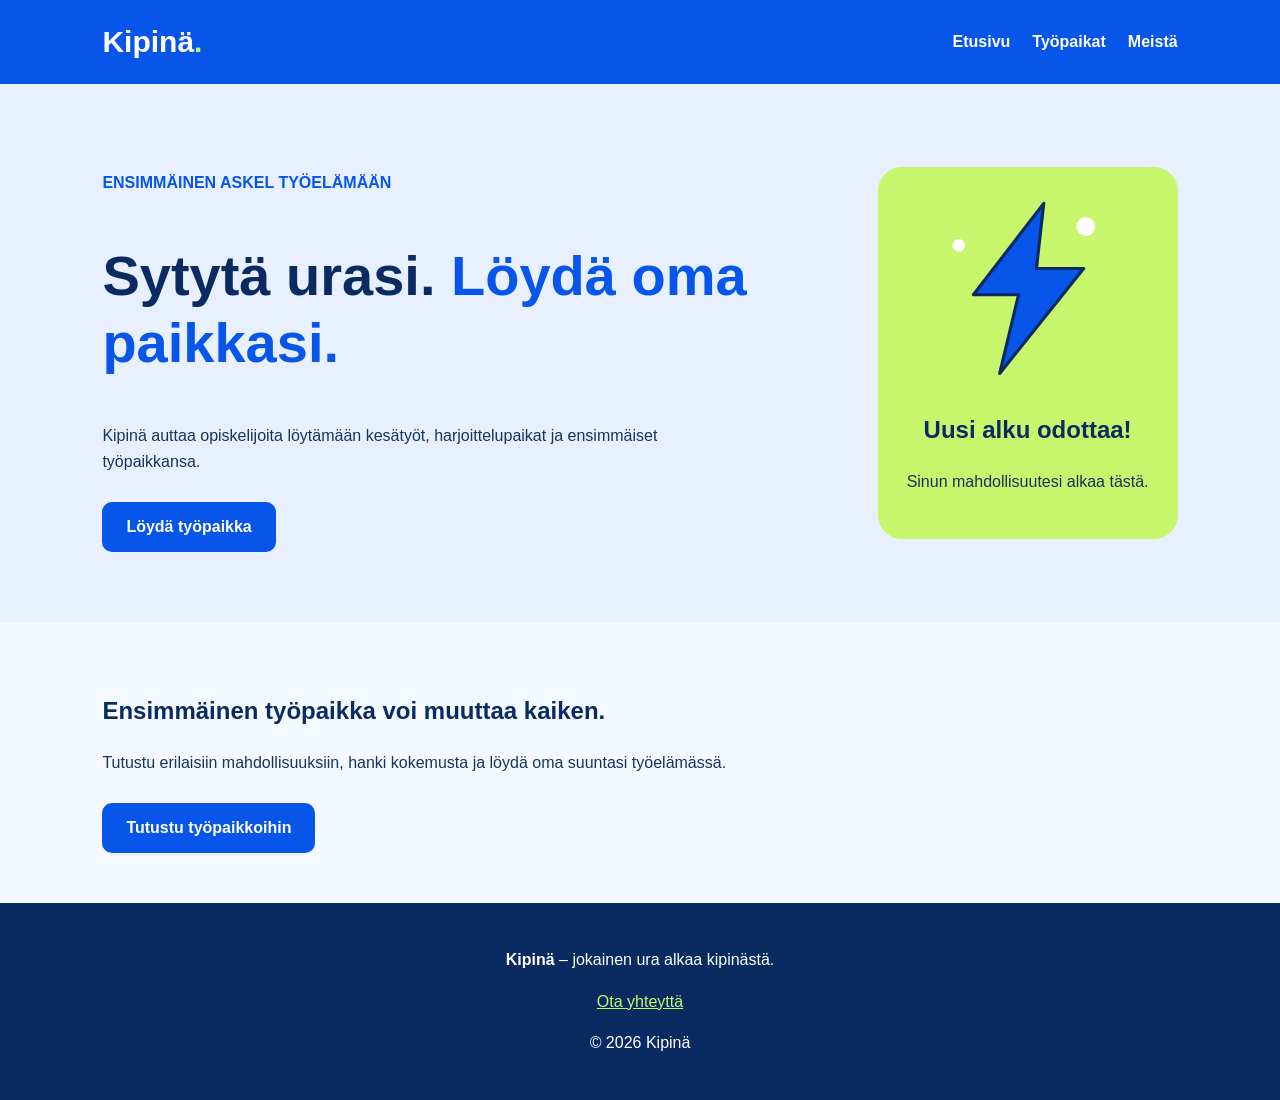
<file: index.html>
<!DOCTYPE html>
<html lang="fi">
<head>
    <meta charset="UTF-8">
    <meta name="viewport" content="width=device-width, initial-scale=1.0">
    <meta name="description" content="Kipinä auttaa opiskelijoita löytämään ensimmäisen työpaikkansa.">
    <title>Kipinä – Etusivu</title>
    <link rel="stylesheet" href="tyyli.css">
</head>
<body>

<header>
    <nav aria-label="Päänavigaatio">
        <a class="logo" href="index.html">Kipinä<span>.</span></a>
        <ul>
            <li><a href="index.html" aria-current="page">Etusivu</a></li>
            <li><a href="tyopaikat.html">Työpaikat</a></li>
            <li><a href="meista.html">Meistä</a></li>
        </ul>
    </nav>
</header>

<main>
    <section class="hero">
        <div class="hero-content">
            <p class="highlight"><strong>ENSIMMÄINEN ASKEL TYÖELÄMÄÄN</strong></p>
            <h1>Sytytä urasi. <span class="highlight">Löydä oma paikkasi.</span></h1>
            <p>
                Kipinä auttaa opiskelijoita löytämään kesätyöt,
                harjoittelupaikat ja ensimmäiset työpaikkansa.
            </p>
            <a class="button" href="tyopaikat.html">Löydä työpaikka</a>
        </div>

        <div class="hero-visual">
            <svg viewBox="0 0 200 180"
                 role="img"
                 aria-labelledby="salama-title">
                <title id="salama-title">Kipinän sininen salama</title>
                <path d="M115 8 L48 95 H91 L73 170 L153 70 H108 Z"
                      fill="#0755E9"
                      stroke="#092B62"
                      stroke-width="3"
                      stroke-linejoin="round"/>
                <circle cx="155" cy="30" r="9" fill="white"/>
                <circle cx="34" cy="48" r="6" fill="white"/>
            </svg>
            <h2>Uusi alku odottaa!</h2>
            <p>Sinun mahdollisuutesi alkaa tästä.</p>
        </div>
    </section>

    <section>
        <h2>Ensimmäinen työpaikka voi muuttaa kaiken.</h2>
        <p>
            Tutustu erilaisiin mahdollisuuksiin, hanki kokemusta
            ja löydä oma suuntasi työelämässä.
        </p>
        <a class="button" href="tyopaikat.html">Tutustu työpaikkoihin</a>
    </section>
</main>

<footer>
    <p><strong>Kipinä</strong> – jokainen ura alkaa kipinästä.</p>
    <p><a href="mailto:info@example.com">Ota yhteyttä</a></p>
    <p>&copy; 2026 Kipinä</p>
</footer>

</body>
</html>
</file>
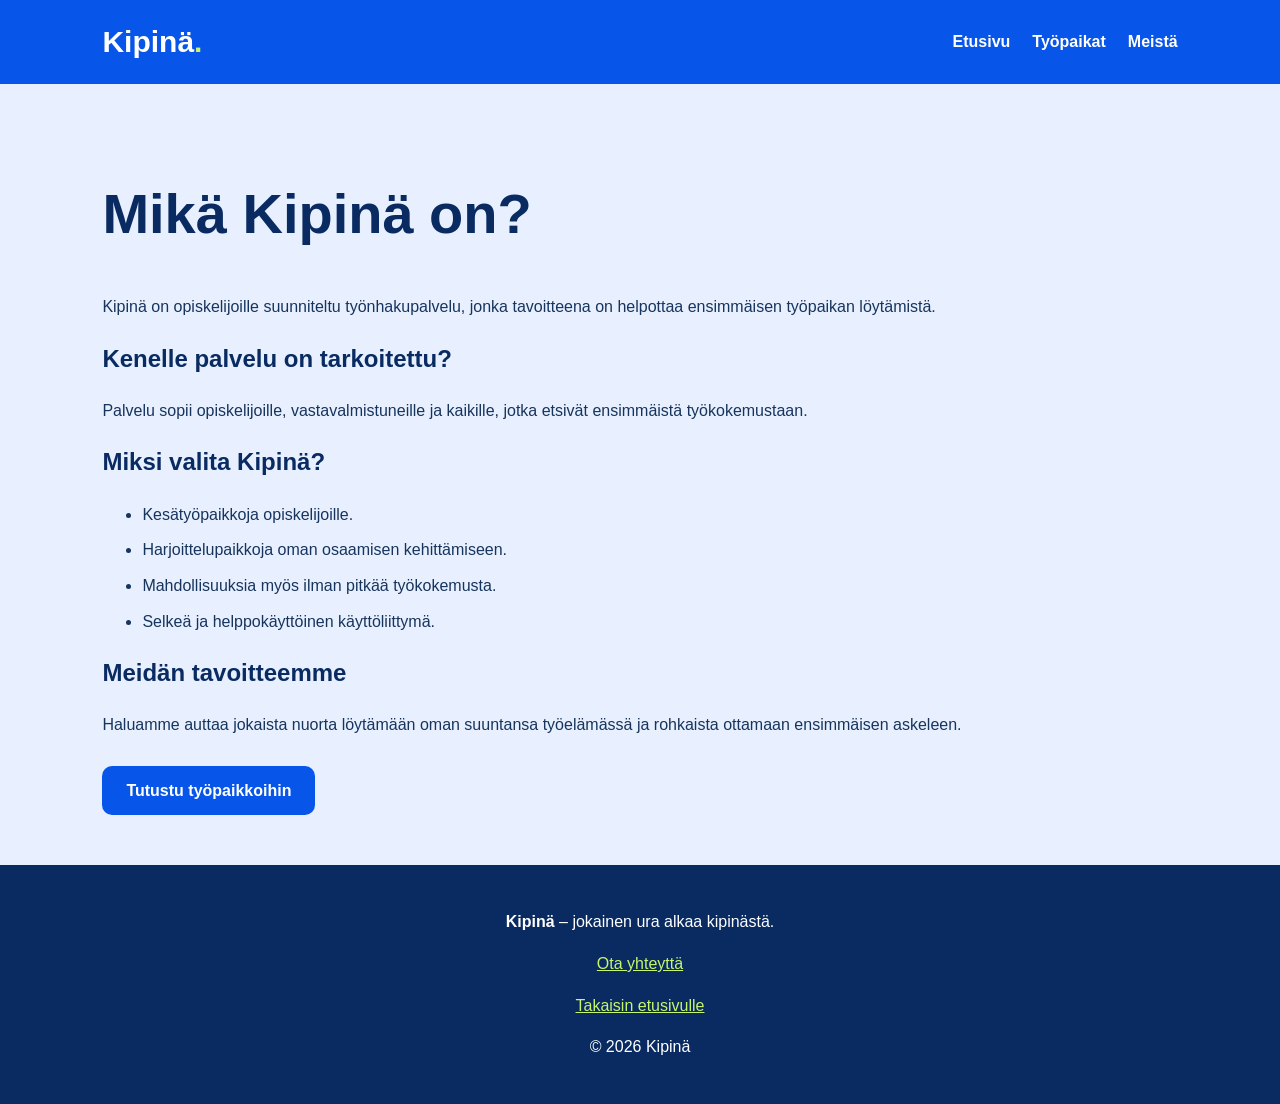
<file: meista.html>
<!DOCTYPE html>
<html lang="fi">
<head>
    <meta charset="UTF-8">
    <meta name="viewport" content="width=device-width, initial-scale=1.0">
    <meta name="description" content="Tutustu Kipinän opiskelijoille suunnattuun työnhakupalveluun.">
    <title>Kipinä – Meistä</title>
    <link rel="stylesheet" href="tyyli.css">
</head>
<body>

<header>
    <nav aria-label="Päänavigaatio">
        <a class="logo" href="index.html">Kipinä<span>.</span></a>
        <ul>
            <li><a href="index.html">Etusivu</a></li>
            <li><a href="tyopaikat.html">Työpaikat</a></li>
            <li><a href="meista.html" aria-current="page">Meistä</a></li>
        </ul>
    </nav>
</header>

<main>
    <section class="about">
        <h1>Mikä Kipinä on?</h1>
        <p>
            Kipinä on opiskelijoille suunniteltu työnhakupalvelu,
            jonka tavoitteena on helpottaa ensimmäisen työpaikan löytämistä.
        </p>

        <h2>Kenelle palvelu on tarkoitettu?</h2>
        <p>
            Palvelu sopii opiskelijoille, vastavalmistuneille ja
            kaikille, jotka etsivät ensimmäistä työkokemustaan.
        </p>

        <h2>Miksi valita Kipinä?</h2>
        <ul>
            <li>Kesätyöpaikkoja opiskelijoille.</li>
            <li>Harjoittelupaikkoja oman osaamisen kehittämiseen.</li>
            <li>Mahdollisuuksia myös ilman pitkää työkokemusta.</li>
            <li>Selkeä ja helppokäyttöinen käyttöliittymä.</li>
        </ul>

        <h2>Meidän tavoitteemme</h2>
        <p>
            Haluamme auttaa jokaista nuorta löytämään oman suuntansa
            työelämässä ja rohkaista ottamaan ensimmäisen askeleen.
        </p>

        <a class="button" href="tyopaikat.html">Tutustu työpaikkoihin</a>
    </section>
</main>

<footer>
    <p><strong>Kipinä</strong> – jokainen ura alkaa kipinästä.</p>
    <p><a href="mailto:info@example.com">Ota yhteyttä</a></p>
    <p><a href="index.html">Takaisin etusivulle</a></p>
    <p>&copy; 2026 Kipinä</p>
</footer>

</body>
</html>
</file>
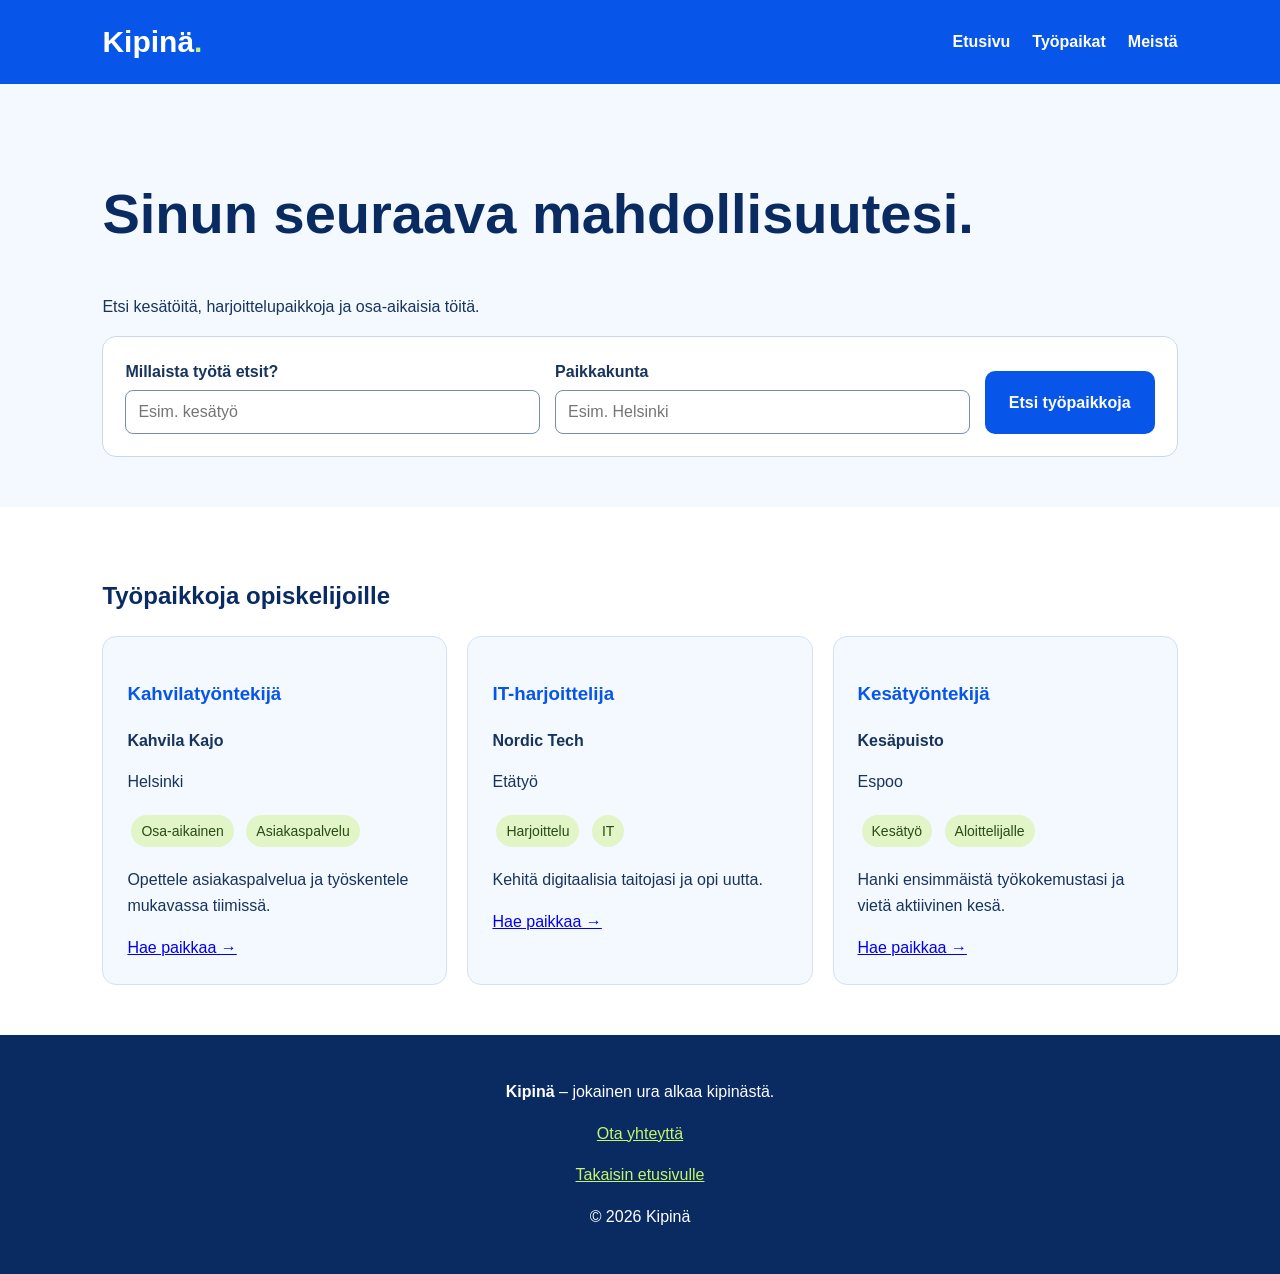
<file: tyopaikat.html>
<!DOCTYPE html>
<html lang="fi">
<head>
    <meta charset="UTF-8">
    <meta name="viewport" content="width=device-width, initial-scale=1.0">
    <meta name="description" content="Selaa opiskelijoiden työpaikkoja Kipinässä.">
    <title>Kipinä – Työpaikat</title>
    <link rel="stylesheet" href="tyyli.css">
</head>
<body>

<header>
    <nav aria-label="Päänavigaatio">
        <a class="logo" href="index.html">Kipinä<span>.</span></a>
        <ul>
            <li><a href="index.html">Etusivu</a></li>
            <li><a href="tyopaikat.html" aria-current="page">Työpaikat</a></li>
            <li><a href="meista.html">Meistä</a></li>
        </ul>
    </nav>
</header>

<main>
    <section>
        <h1>Sinun seuraava mahdollisuutesi.</h1>
        <p>Etsi kesätöitä, harjoittelupaikkoja ja osa-aikaisia töitä.</p>

        <form class="search-box" action="tyopaikat.html" method="get">
            <div class="field">
                <label for="tyo">Millaista työtä etsit?</label>
                <input id="tyo" name="tyo" type="search"
                       placeholder="Esim. kesätyö">
            </div>

            <div class="field">
                <label for="paikka">Paikkakunta</label>
                <input id="paikka" name="paikka" type="text"
                       placeholder="Esim. Helsinki">
            </div>

            <button class="button" type="submit">Etsi työpaikkoja</button>
        </form>
    </section>

    <section class="jobs">
        <h2>Työpaikkoja opiskelijoille</h2>

        <div class="job-list">
            <article class="job-card">
                <h3>Kahvilatyöntekijä</h3>
                <p><strong>Kahvila Kajo</strong></p>
                <p>Helsinki</p>
                <span class="tag">Osa-aikainen</span>
                <span class="tag">Asiakaspalvelu</span>
                <p>Opettele asiakaspalvelua ja työskentele mukavassa tiimissä.</p>
                <a href="mailto:rekry@example.com?subject=Kahvilatyohakemus">
                    Hae paikkaa →
                </a>
            </article>

            <article class="job-card">
                <h3>IT-harjoittelija</h3>
                <p><strong>Nordic Tech</strong></p>
                <p>Etätyö</p>
                <span class="tag">Harjoittelu</span>
                <span class="tag">IT</span>
                <p>Kehitä digitaalisia taitojasi ja opi uutta.</p>
                <a href="mailto:rekry@example.com?subject=IT-harjoitteluhakemus">
                    Hae paikkaa →
                </a>
            </article>

            <article class="job-card">
                <h3>Kesätyöntekijä</h3>
                <p><strong>Kesäpuisto</strong></p>
                <p>Espoo</p>
                <span class="tag">Kesätyö</span>
                <span class="tag">Aloittelijalle</span>
                <p>Hanki ensimmäistä työkokemustasi ja vietä aktiivinen kesä.</p>
                <a href="mailto:rekry@example.com?subject=Kesatyohakemus">
                    Hae paikkaa →
                </a>
            </article>
        </div>
    </section>
</main>

<footer>
    <p><strong>Kipinä</strong> – jokainen ura alkaa kipinästä.</p>
    <p><a href="mailto:info@example.com">Ota yhteyttä</a></p>
    <p><a href="index.html">Takaisin etusivulle</a></p>
    <p>&copy; 2026 Kipinä</p>
</footer>

</body>
</html>
</file>
<file: tyyli.css>
* {
    box-sizing: border-box;
}

html {
    scroll-behavior: smooth;
}

body {
    margin: 0;
    font-family: Arial, Helvetica, sans-serif;
    line-height: 1.6;
    color: #17345D;
    background: #F4F8FF;
}

header {
    background: #0755E9;
    color: white;
    padding: 18px 8%;
}

nav {
    display: flex;
    justify-content: space-between;
    align-items: center;
    flex-wrap: wrap;
    gap: 20px;
}

.logo {
    color: white;
    font-size: 30px;
    font-weight: bold;
    text-decoration: none;
}

.logo span {
    color: #C7F56B;
}

nav ul {
    display: flex;
    flex-wrap: wrap;
    gap: 22px;
    list-style: none;
    padding: 0;
    margin: 0;
}

nav ul a {
    color: white;
    text-decoration: none;
    font-weight: bold;
}

nav ul a:hover,
nav ul a:focus-visible {
    color: #C7F56B;
    text-decoration: underline;
}

main {
    min-height: 70vh;
}

.hero {
    padding: 70px 8%;
    background: #E8F0FF;
    display: flex;
    align-items: center;
    justify-content: space-between;
    gap: 40px;
}

.hero-content {
    max-width: 650px;
}

h1 {
    font-size: clamp(2rem, 5vw, 3.5rem);
    line-height: 1.2;
    color: #092B62;
}

h2 {
    color: #092B62;
}

.highlight {
    color: #0755E9;
}

.hero-visual {
    flex: 0 1 300px;
    padding: 28px;
    background: #C7F56B;
    border-radius: 24px;
    text-align: center;
}

.hero-visual svg {
    width: 100%;
    max-width: 210px;
    height: auto;
}

section {
    padding: 50px 8%;
}

.button {
    display: inline-block;
    padding: 12px 24px;
    margin-top: 12px;
    background: #0755E9;
    color: white;
    border: none;
    border-radius: 10px;
    font-size: 16px;
    font-weight: bold;
    text-decoration: none;
    cursor: pointer;
}

.button:hover {
    background: #063DB0;
}

.button:focus-visible,
a:focus-visible,
input:focus-visible {
    outline: 3px solid #72A927;
    outline-offset: 4px;
}

.search-box {
    display: flex;
    flex-wrap: wrap;
    gap: 15px;
    background: white;
    padding: 22px;
    border: 1px solid #C9D8EF;
    border-radius: 14px;
}

.field {
    flex: 1 1 200px;
}

.field label {
    display: block;
    font-weight: bold;
    margin-bottom: 6px;
}

.field input {
    width: 100%;
    padding: 12px;
    border: 1px solid #788DAA;
    border-radius: 8px;
    font-size: 16px;
}

.jobs {
    background: white;
}

.job-list {
    display: grid;
    grid-template-columns: repeat(3, minmax(0, 1fr));
    gap: 20px;
}

.job-card {
    padding: 24px;
    background: #F4F8FF;
    border: 1px solid #D5E1F2;
    border-radius: 14px;
}

.job-card h2,
.job-card h3 {
    color: #0755E9;
}

.tag {
    display: inline-block;
    padding: 5px 10px;
    margin: 4px;
    background: #E1F5C7;
    color: #294C15;
    border-radius: 20px;
    font-size: 14px;
}

.about {
    background: #E8F0FF;
}

.about li {
    margin: 10px 0;
}

footer {
    padding: 28px 8%;
    background: #092B62;
    color: white;
    text-align: center;
}

footer a {
    color: #C7F56B;
}

@media (max-width: 800px) {
    .hero {
        flex-direction: column;
        align-items: stretch;
        padding: 40px 6%;
    }

    .hero-visual {
        flex-basis: auto;
    }

    .job-list {
        grid-template-columns: repeat(2, minmax(0, 1fr));
    }
}

@media (max-width: 520px) {
    header {
        padding: 16px 5%;
    }

    nav {
        flex-direction: column;
        align-items: flex-start;
    }

    nav ul {
        gap: 12px 18px;
    }

    section {
        padding: 35px 5%;
    }

    .job-list {
        grid-template-columns: 1fr;
    }

    .search-box {
        flex-direction: column;
    }

    .search-box .button {
        width: 100%;
        text-align: center;
    }
}

@media (prefers-reduced-motion: reduce) {
    html {
        scroll-behavior: auto;
    }
}
</file>
